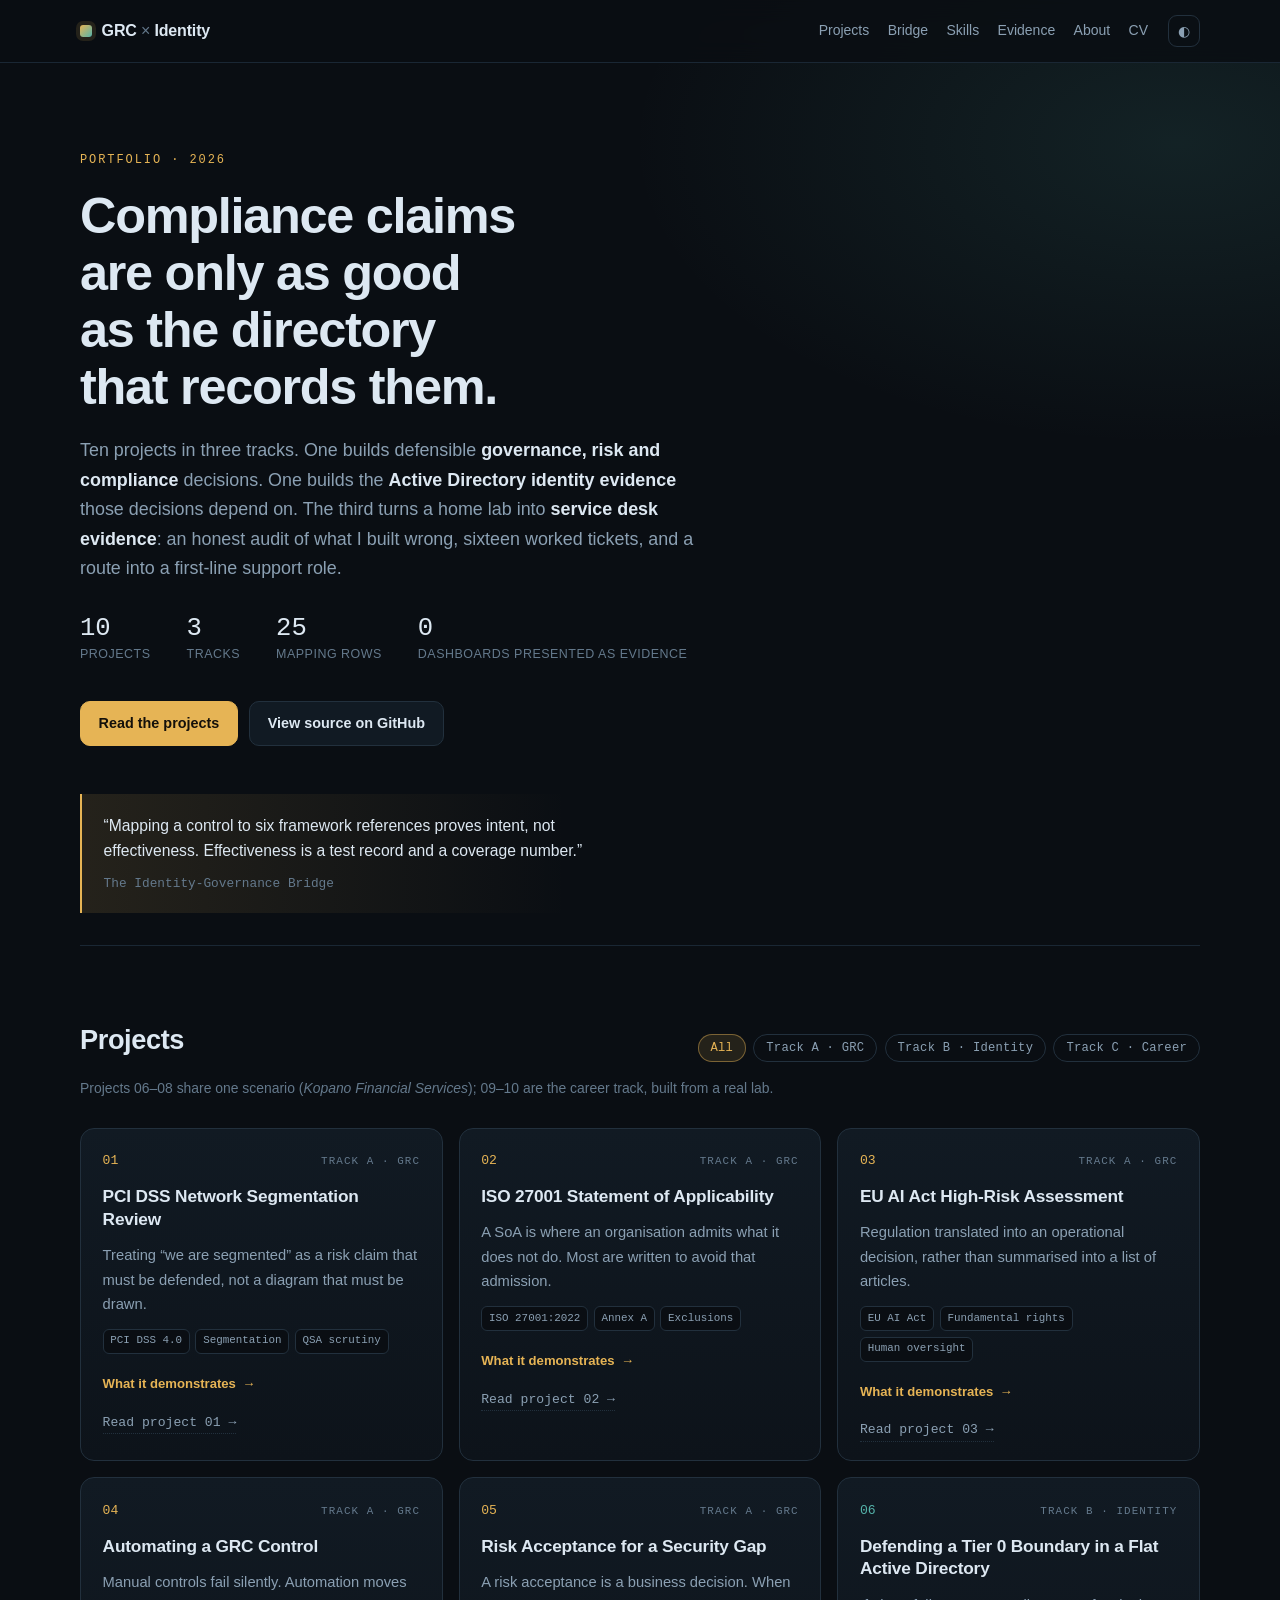
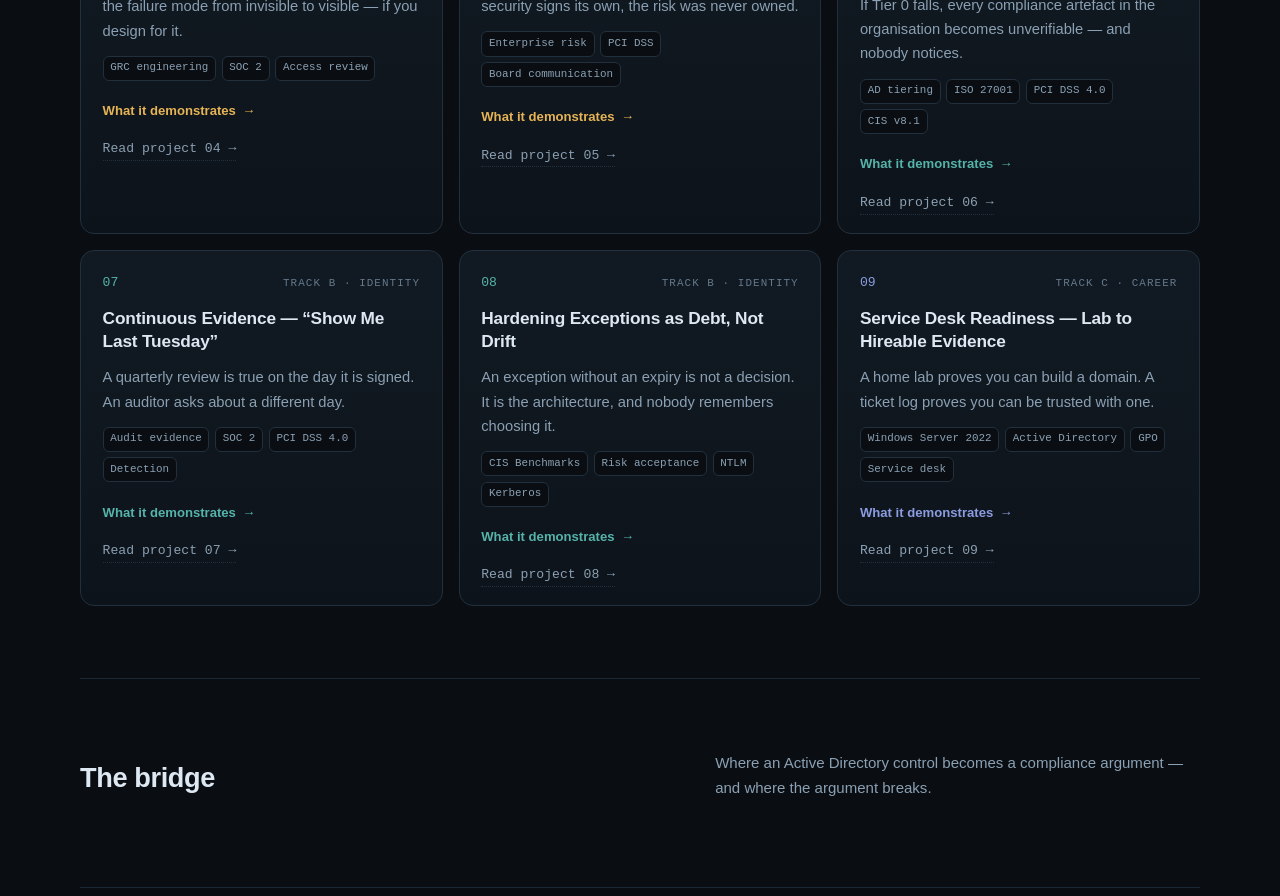
<file: index.html>
<!DOCTYPE html>
<html lang="en">
<head>
<meta charset="utf-8" />
<title>GRC × Identity Governance Portfolio</title>
<meta name="viewport" content="width=device-width, initial-scale=1" />
<meta http-equiv="refresh" content="0; url=./site/" />
<link rel="canonical" href="./site/" />
<style>
  html, body { height: 100%; margin: 0; }
  body {
    display: grid; place-items: center;
    background: #0a0e13; color: #dde8f2;
    font-family: -apple-system, BlinkMacSystemFont, "Segoe UI", Roboto, Helvetica, Arial, sans-serif;
    text-align: center;
  }
  p { max-width: 34ch; line-height: 1.6; }
  a { color: #e6b455; }
</style>
</head>
<body>
  <p>
    Opening the portfolio…<br />
    <a href="./site/">Continue to the portfolio site</a>
  </p>
</body>
</html>
</file>
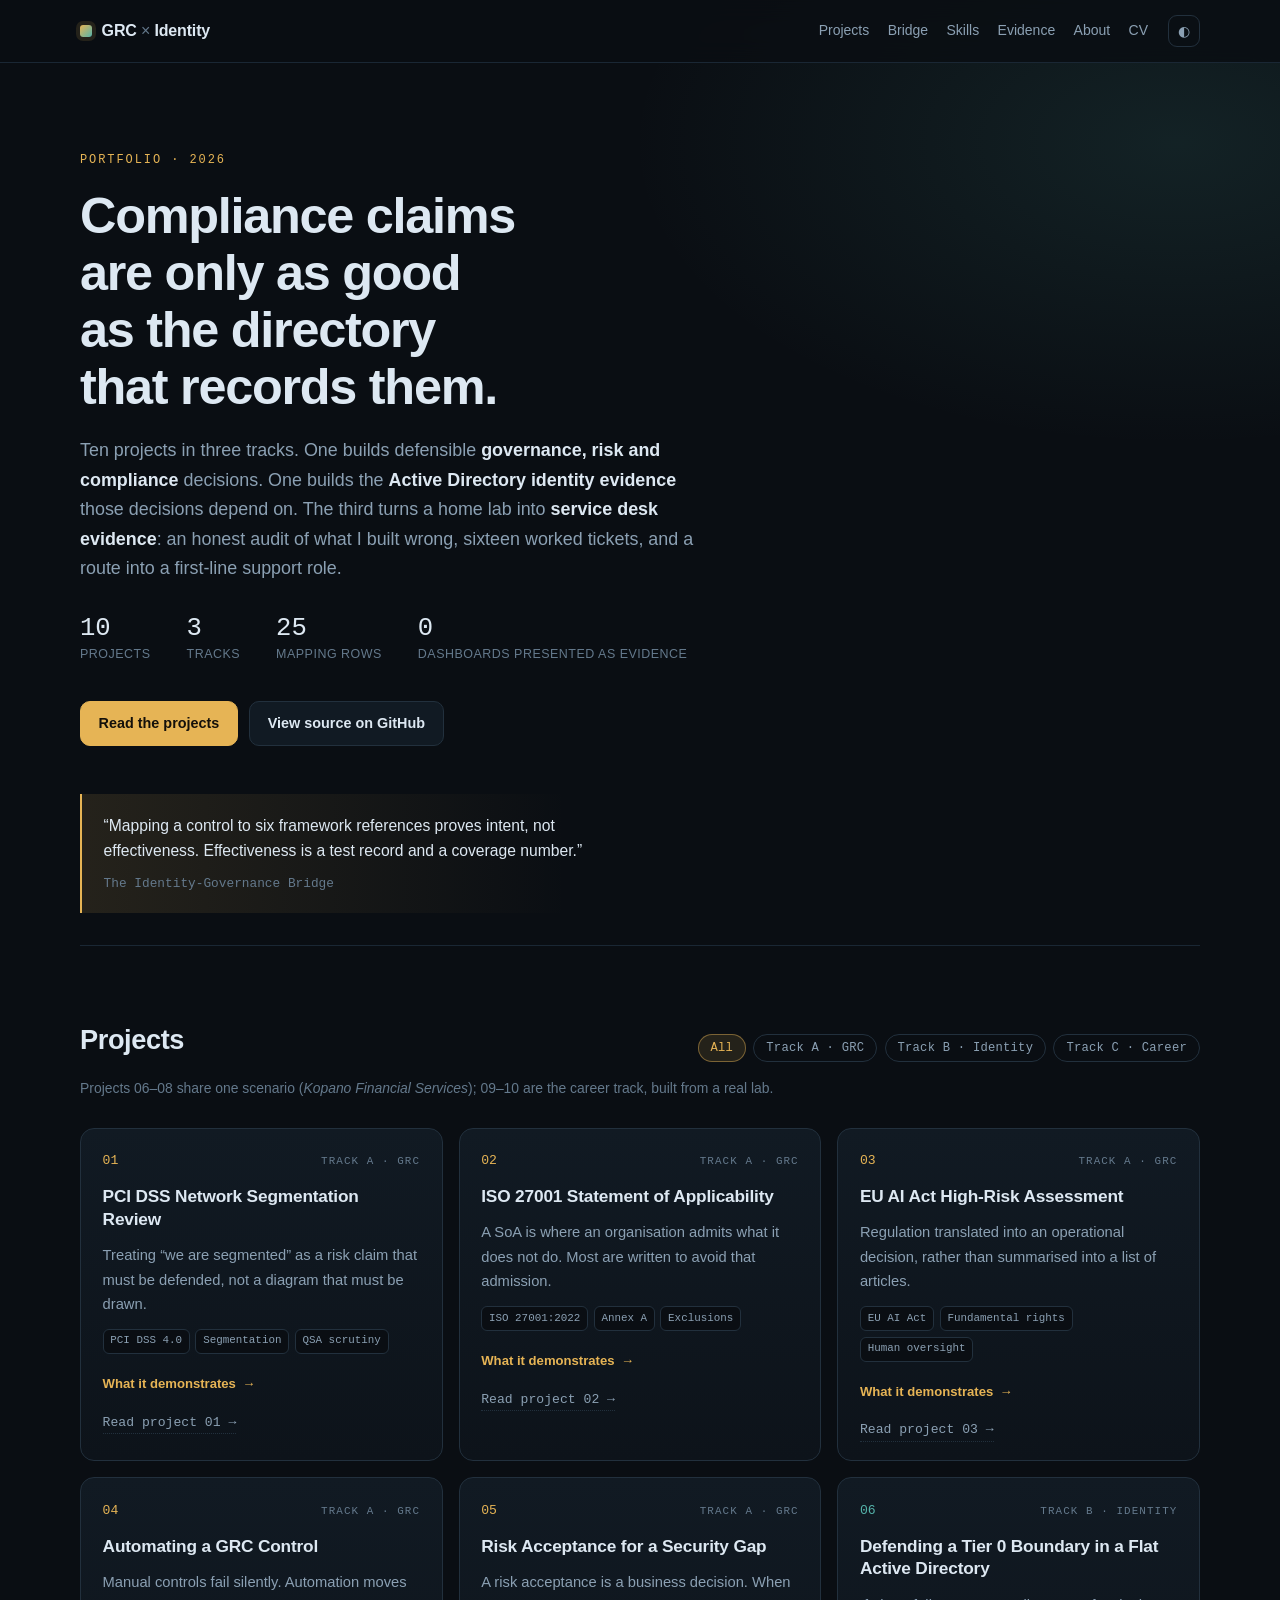
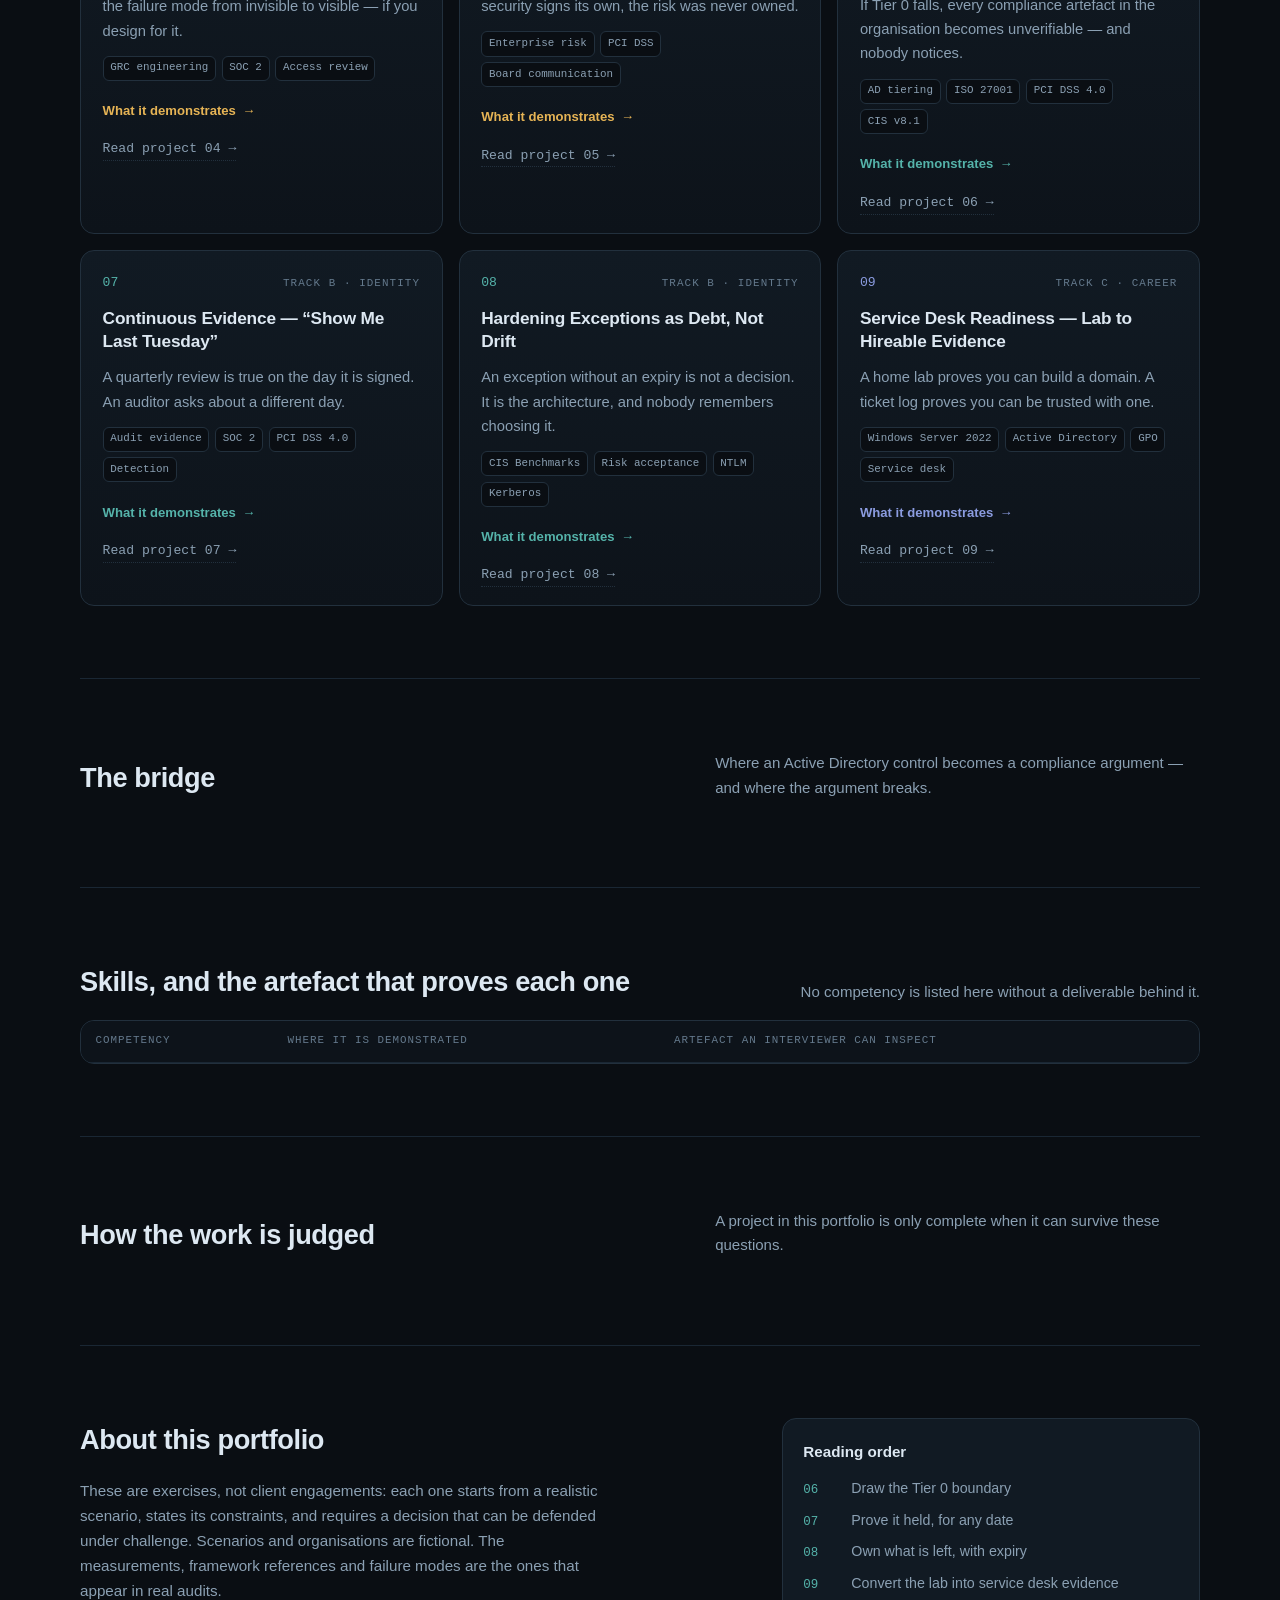
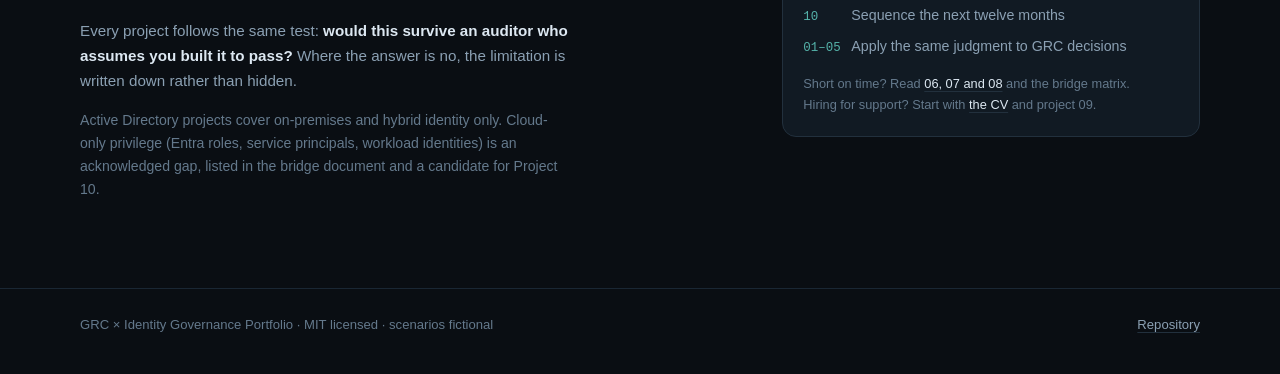
<file: site/index.html>
<!DOCTYPE html>
<html lang="en">
<head>
<meta charset="utf-8" />
<meta name="viewport" content="width=device-width, initial-scale=1" />
<title>GRC &amp; Identity Governance Portfolio</title>
<meta name="description" content="A working portfolio of governance, risk and compliance projects combined with Active Directory identity governance: boundary, evidence and honest debt." />
<link rel="stylesheet" href="styles.css" />
</head>
<body>
<a class="skip" href="#main">Skip to content</a>

<header class="topbar">
  <div class="wrap topbar-inner">
    <a class="brand" href="#top">
      <span class="brand-mark" aria-hidden="true"></span>
      <span class="brand-text">GRC <span class="dim">×</span> Identity</span>
    </a>
    <nav class="nav" aria-label="Sections">
      <a href="#projects">Projects</a>
      <a href="#bridge">Bridge</a>
      <a href="#skills">Skills</a>
      <a href="#evidence">Evidence</a>
      <a href="#about">About</a>
      <a href="./resume.html">CV</a>
    </nav>
    <button id="theme" class="theme" type="button" aria-label="Switch colour theme">◐</button>
  </div>
</header>

<main id="main">

  <section id="top" class="hero wrap">
    <p class="kicker">Portfolio · 2026</p>
    <h1>Compliance claims are only as good as the directory that records them.</h1>
    <p class="lede">
      Ten projects in three tracks. One builds defensible <strong>governance, risk and compliance</strong> decisions.
      One builds the <strong>Active Directory identity evidence</strong> those decisions depend on. The third turns a
      home lab into <strong>service desk evidence</strong>: an honest audit of what I built wrong, sixteen worked
      tickets, and a route into a first-line support role.
    </p>

    <div class="hero-meta">
      <div class="stat">
        <span class="stat-n">10</span>
        <span class="stat-l">projects</span>
      </div>
      <div class="stat">
        <span class="stat-n">3</span>
        <span class="stat-l">tracks</span>
      </div>
      <div class="stat">
        <span class="stat-n">25</span>
        <span class="stat-l">mapping rows</span>
      </div>
      <div class="stat">
        <span class="stat-n">0</span>
        <span class="stat-l">dashboards presented as evidence</span>
      </div>
    </div>

    <div class="hero-actions">
      <a class="btn btn-primary" href="#projects">Read the projects</a>
      <a class="btn" id="repo-link-top" href="https://github.com/vusi1688-boop/GRCProjects" rel="noopener">View source on GitHub</a>
    </div>

    <blockquote class="pull">
      “Mapping a control to six framework references proves intent, not effectiveness.
      Effectiveness is a test record and a coverage number.”
      <cite>The Identity-Governance Bridge</cite>
    </blockquote>
  </section>

  <section id="projects" class="wrap section">
    <div class="section-head">
      <h2>Projects</h2>
      <div class="filters" role="group" aria-label="Filter projects by track">
        <button class="chip is-active" type="button" data-track="all">All</button>
        <button class="chip" type="button" data-track="grc">Track A · GRC</button>
        <button class="chip" type="button" data-track="identity">Track B · Identity</button>
        <button class="chip" type="button" data-track="career">Track C · Career</button>
      </div>
    </div>
    <p class="section-note" id="filter-note">Projects 06–08 share one scenario (<em>Kopano Financial Services</em>); 09–10 are the career track, built from a real lab.</p>
    <div id="project-grid" class="grid"></div>
  </section>

  <section id="bridge" class="wrap section">
    <div class="section-head">
      <h2>The bridge</h2>
      <p class="section-sub">Where an Active Directory control becomes a compliance argument — and where the argument breaks.</p>
    </div>
    <div id="bridge-body" class="bridge"></div>
  </section>

  <section id="skills" class="wrap section">
    <div class="section-head">
      <h2>Skills, and the artefact that proves each one</h2>
      <p class="section-sub">No competency is listed here without a deliverable behind it.</p>
    </div>
    <div class="table-wrap">
      <table class="matrix">
        <thead>
          <tr><th>Competency</th><th>Where it is demonstrated</th><th>Artefact an interviewer can inspect</th></tr>
        </thead>
        <tbody id="skills-body"></tbody>
      </table>
    </div>
  </section>

  <section id="evidence" class="wrap section">
    <div class="section-head">
      <h2>How the work is judged</h2>
      <p class="section-sub">A project in this portfolio is only complete when it can survive these questions.</p>
    </div>
    <ol id="ladder" class="ladder"></ol>
  </section>

  <section id="about" class="wrap section">
    <div class="about">
      <div>
        <h2>About this portfolio</h2>
        <p>
          These are exercises, not client engagements: each one starts from a realistic scenario, states its
          constraints, and requires a decision that can be defended under challenge. Scenarios and organisations
          are fictional. The measurements, framework references and failure modes are the ones that appear in
          real audits.
        </p>
        <p>
          Every project follows the same test: <strong>would this survive an auditor who assumes you built it to pass?</strong>
          Where the answer is no, the limitation is written down rather than hidden.
        </p>
        <p class="muted">
          Active Directory projects cover on-premises and hybrid identity only. Cloud-only privilege
          (Entra roles, service principals, workload identities) is an acknowledged gap, listed in the bridge document
          and a candidate for Project 10.
        </p>
      </div>
      <div class="about-card">
        <h3>Reading order</h3>
        <ol class="reading">
          <li><span>06</span> Draw the Tier 0 boundary</li>
          <li><span>07</span> Prove it held, for any date</li>
          <li><span>08</span> Own what is left, with expiry</li>
          <li><span>09</span> Convert the lab into service desk evidence</li>
          <li><span>10</span> Sequence the next twelve months</li>
          <li><span>01–05</span> Apply the same judgment to GRC decisions</li>
        </ol>
        <p class="small">Short on time? Read <a href="#projects">06, 07 and 08</a> and the bridge matrix.<br />
        Hiring for support? Start with <a href="./resume.html">the CV</a> and project 09.</p>
      </div>
    </div>
  </section>

</main>

<footer class="footer">
  <div class="wrap footer-inner">
    <p>GRC × Identity Governance Portfolio · MIT licensed · scenarios fictional</p>
    <p><a id="repo-link-foot" href="https://github.com/vusi1688-boop/GRCProjects" rel="noopener">Repository</a></p>
  </div>
</footer>

<script src="portfolio.js"></script>
</body>
</html>
</file>
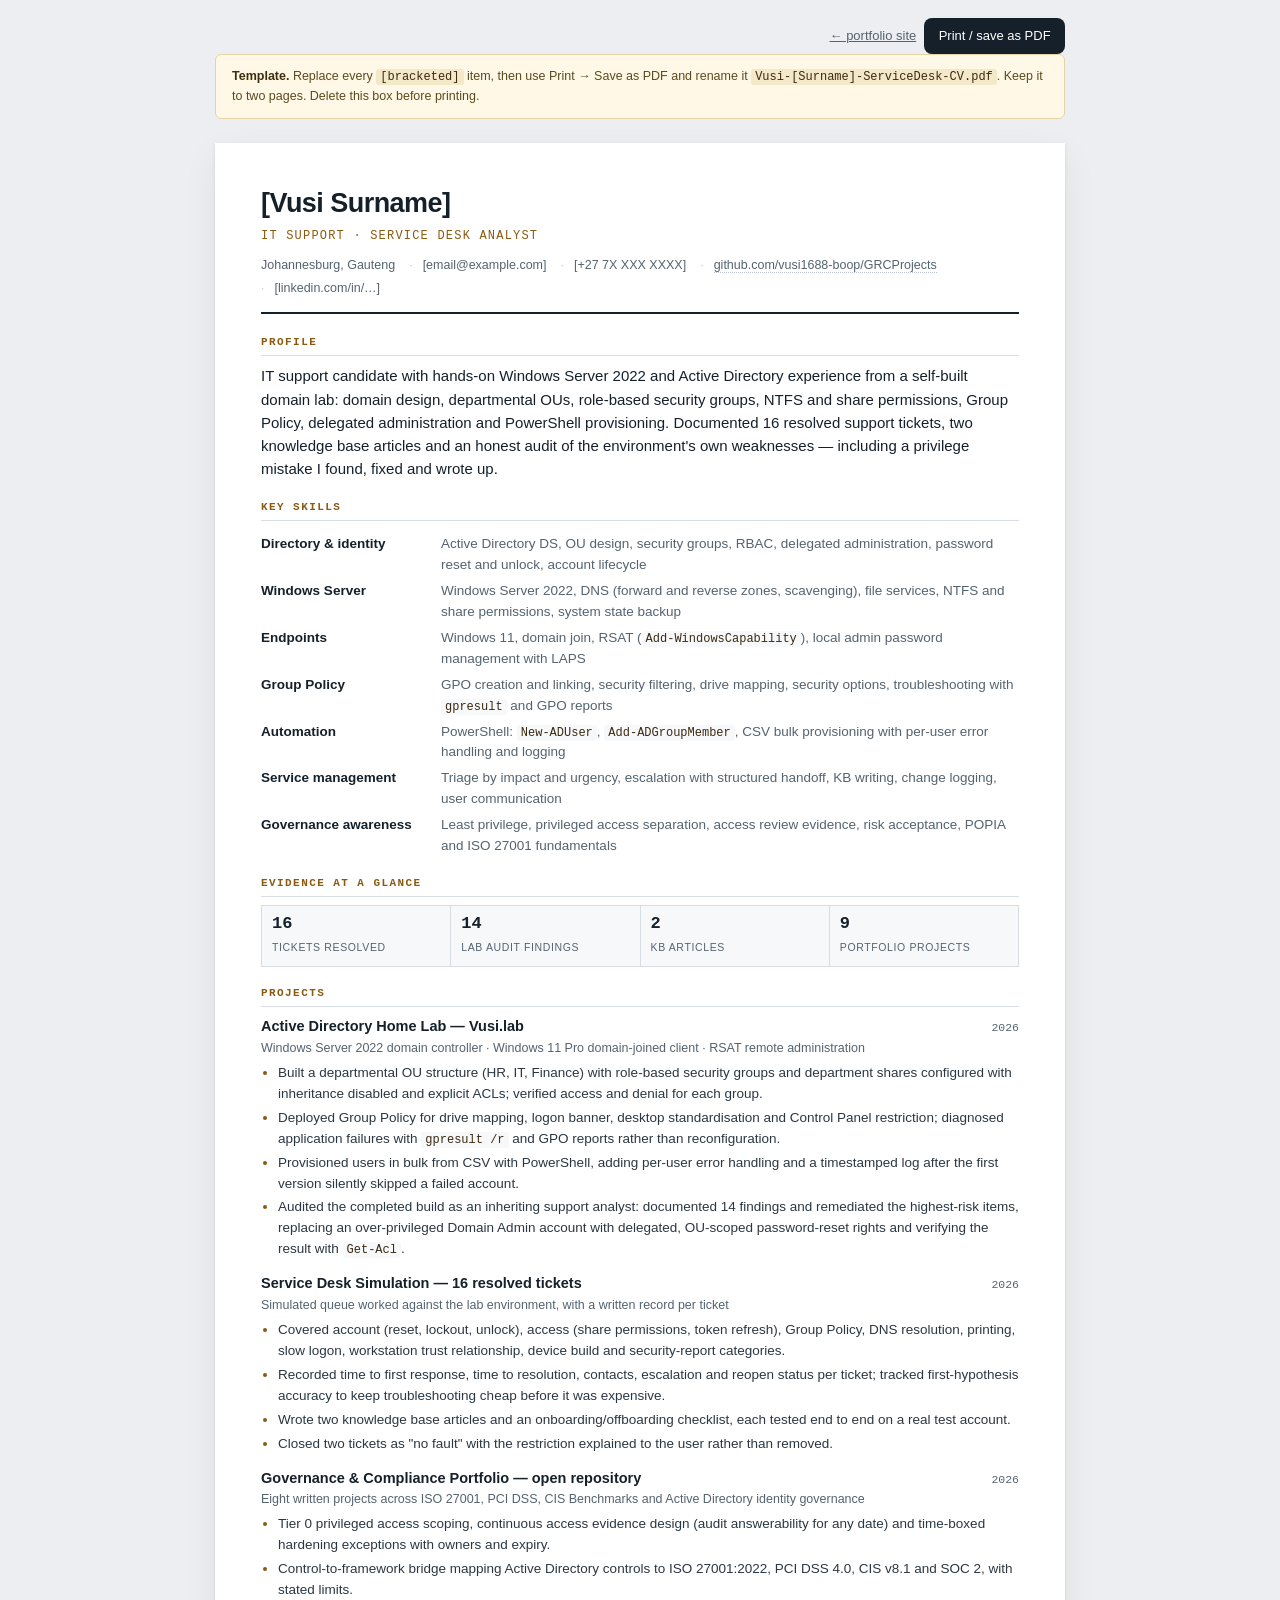
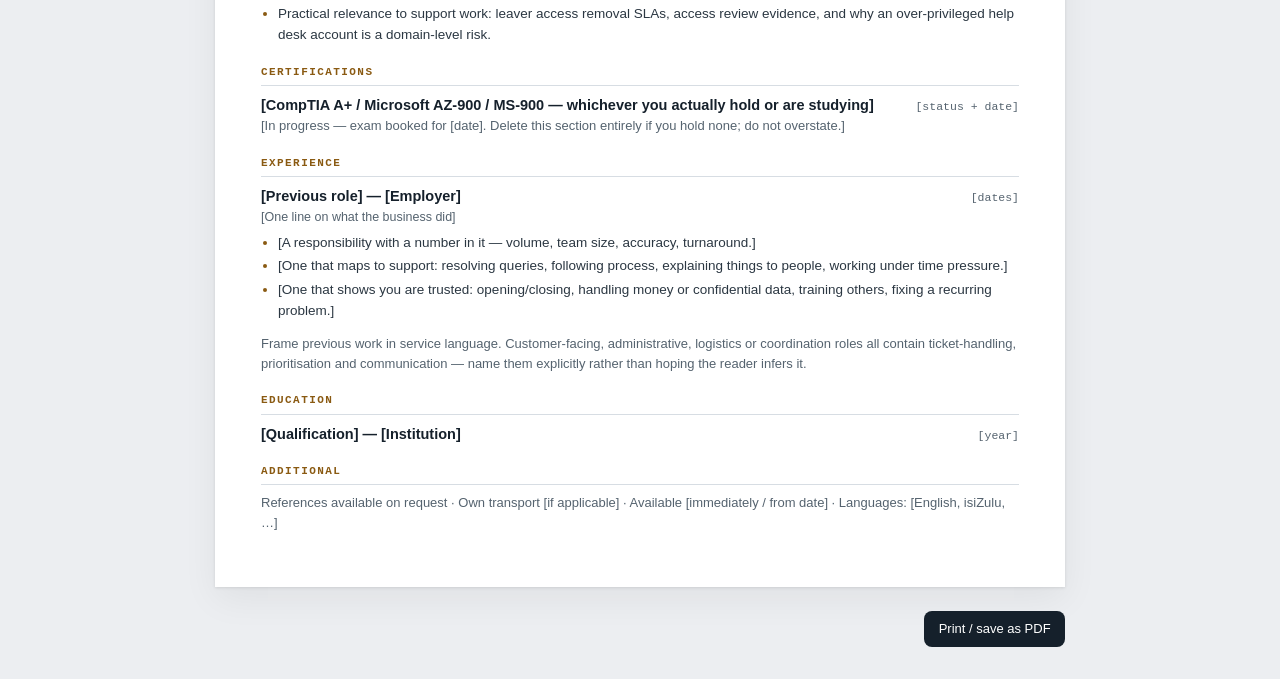
<file: site/resume.html>
<!DOCTYPE html>
<html lang="en">
<head>
<meta charset="utf-8" />
<meta name="viewport" content="width=device-width, initial-scale=1" />
<title>Vusi — IT Support / Service Desk Analyst</title>
<meta name="description" content="Service desk CV backed by a documented Active Directory lab, 16 resolved tickets and a compliance portfolio." />
<style>
  :root {
    --ink: #15202b;
    --muted: #55636f;
    --line: #d7dde3;
    --accent: #8a5a12;
    --bg: #ffffff;
    --panel: #f7f8fa;
    --mono: ui-monospace, "SF Mono", Menlo, Consolas, monospace;
    --sans: -apple-system, BlinkMacSystemFont, "Segoe UI", Roboto, Helvetica, Arial, sans-serif;
  }

  * { box-sizing: border-box; }

  body {
    margin: 0;
    background: #eceef1;
    color: var(--ink);
    font-family: var(--sans);
    font-size: 15px;
    line-height: 1.55;
    -webkit-font-smoothing: antialiased;
  }

  .sheet {
    background: var(--bg);
    max-width: 850px;
    margin: 24px auto;
    padding: 40px 46px 36px;
    box-shadow: 0 1px 3px rgba(0,0,0,.10), 0 12px 34px rgba(0,0,0,.06);
  }

  /* ---------- header ---------- */

  header { border-bottom: 2px solid var(--ink); padding-bottom: 14px; margin-bottom: 20px; }

  h1 { font-size: 27px; letter-spacing: -.02em; margin: 0 0 2px; font-weight: 700; }

  .role {
    font-family: var(--mono); font-size: 12px; letter-spacing: .1em;
    text-transform: uppercase; color: var(--accent); margin: 0 0 10px;
  }

  .contact { font-size: 12.5px; color: var(--muted); display: flex; flex-wrap: wrap; gap: 4px 14px; }
  .contact a { color: var(--muted); text-decoration: none; border-bottom: 1px dotted #b9c2cb; }
  .contact span::before { content: "·"; margin-right: 10px; color: #c3cad1; }
  .contact span:first-child::before { content: none; margin: 0; }

  /* ---------- sections ---------- */

  section { margin-bottom: 18px; }

  h2 {
    font-family: var(--mono); font-size: 11px; letter-spacing: .13em; text-transform: uppercase;
    color: var(--accent); margin: 0 0 8px; padding-bottom: 4px;
    border-bottom: 1px solid var(--line); font-weight: 600;
  }

  p { margin: 0 0 8px; }
  .lede { color: var(--ink); }
  .muted { color: var(--muted); }
  .small { font-size: 13px; }

  /* ---------- skills ---------- */

  .skills { display: grid; gap: 5px; font-size: 13.5px; }
  .skill-row { display: grid; grid-template-columns: 168px 1fr; gap: 12px; }
  .skill-row dt { font-weight: 600; color: var(--ink); }
  .skill-row dd { margin: 0; color: var(--muted); }

  /* ---------- entries ---------- */

  .entry { margin-bottom: 12px; }
  .entry:last-child { margin-bottom: 0; }
  .entry-head { display: flex; justify-content: space-between; gap: 12px; align-items: baseline; }
  .entry-title { font-weight: 650; font-size: 14.5px; }
  .entry-when { font-family: var(--mono); font-size: 11.5px; color: var(--muted); white-space: nowrap; }
  .entry-sub { font-size: 12.5px; color: var(--muted); margin: 1px 0 5px; }

  ul { margin: 5px 0 0; padding-left: 17px; }
  li { margin-bottom: 3px; font-size: 13.5px; color: #2b3742; }
  li::marker { color: var(--accent); }

  code {
    font-family: var(--mono); font-size: 12px;
    background: var(--panel); padding: 1px 4px; border-radius: 3px; color: #3c2a10;
  }

  /* ---------- evidence strip ---------- */

  .evidence {
    display: grid; grid-template-columns: repeat(4, 1fr); gap: 1px;
    background: var(--line); border: 1px solid var(--line); margin-top: 4px;
  }
  .ev { background: var(--panel); padding: 9px 10px; }
  .ev b { display: block; font-family: var(--mono); font-size: 17px; color: var(--ink); line-height: 1.1; }
  .ev span { font-size: 10.5px; color: var(--muted); text-transform: uppercase; letter-spacing: .06em; }

  /* ---------- footer / hints ---------- */

  .hint {
    max-width: 850px; margin: 0 auto 24px; padding: 12px 16px;
    background: #fff8e6; border: 1px solid #e6d3a3; border-radius: 6px;
    font-size: 12.5px; color: #5c4a1d;
  }
  .hint strong { color: #3d300f; }
  .hint code { background: #f3e8c8; }

  .noprint { }
  .printbar { max-width: 850px; margin: 18px auto 0; display: flex; justify-content: flex-end; gap: 8px; }
  .printbar button {
    font: inherit; font-size: 13px; padding: .5rem .9rem; border-radius: 8px; cursor: pointer;
    background: var(--ink); color: #fff; border: 0;
  }
  .printbar a { font-size: 13px; align-self: center; color: var(--muted); }

  /* ---------- print ---------- */

  @page { size: A4; margin: 14mm 15mm; }

  @media print {
    body { background: #fff; font-size: 11pt; }
    .sheet { box-shadow: none; margin: 0; padding: 0; max-width: none; }
    .noprint { display: none !important; }
    a { color: var(--ink); border: 0; text-decoration: none; }
    section { break-inside: avoid; }
    .entry { break-inside: avoid; }
    h2 { break-after: avoid; }
  }

  @media (max-width: 700px) {
    .sheet { padding: 26px 22px; margin: 0; }
    .skill-row { grid-template-columns: 1fr; gap: 1px; }
    .skill-row dd { margin-bottom: 5px; }
    .evidence { grid-template-columns: 1fr 1fr; }
    .entry-head { flex-direction: column; gap: 0; }
  }
</style>
</head>
<body>

<div class="printbar noprint">
  <a href="./index.html">← portfolio site</a>
  <button onclick="window.print()">Print / save as PDF</button>
</div>

<div class="hint noprint">
  <strong>Template.</strong> Replace every <code>[bracketed]</code> item, then use Print → Save as PDF and rename it
  <code>Vusi-[Surname]-ServiceDesk-CV.pdf</code>. Keep it to two pages. Delete this box before printing.
</div>

<main class="sheet">

  <header>
    <h1>[Vusi Surname]</h1>
    <p class="role">IT Support · Service Desk Analyst</p>
    <div class="contact">
      <span>Johannesburg, Gauteng</span>
      <span>[email@example.com]</span>
      <span>[+27 7X XXX XXXX]</span>
      <span><a href="https://github.com/vusi1688-boop/GRCProjects">github.com/vusi1688-boop/GRCProjects</a></span>
      <span>[linkedin.com/in/…]</span>
    </div>
  </header>

  <section>
    <h2>Profile</h2>
    <p class="lede">
      IT support candidate with hands-on Windows Server 2022 and Active Directory experience from a self-built
      domain lab: domain design, departmental OUs, role-based security groups, NTFS and share permissions,
      Group Policy, delegated administration and PowerShell provisioning. Documented 16 resolved support tickets,
      two knowledge base articles and an honest audit of the environment's own weaknesses — including a privilege
      mistake I found, fixed and wrote up.
    </p>
  </section>

  <section>
    <h2>Key skills</h2>
    <dl class="skills">
      <div class="skill-row"><dt>Directory &amp; identity</dt><dd>Active Directory DS, OU design, security groups, RBAC, delegated administration, password reset and unlock, account lifecycle</dd></div>
      <div class="skill-row"><dt>Windows Server</dt><dd>Windows Server 2022, DNS (forward and reverse zones, scavenging), file services, NTFS and share permissions, system state backup</dd></div>
      <div class="skill-row"><dt>Endpoints</dt><dd>Windows 11, domain join, RSAT (<code>Add-WindowsCapability</code>), local admin password management with LAPS</dd></div>
      <div class="skill-row"><dt>Group Policy</dt><dd>GPO creation and linking, security filtering, drive mapping, security options, troubleshooting with <code>gpresult</code> and GPO reports</dd></div>
      <div class="skill-row"><dt>Automation</dt><dd>PowerShell: <code>New-ADUser</code>, <code>Add-ADGroupMember</code>, CSV bulk provisioning with per-user error handling and logging</dd></div>
      <div class="skill-row"><dt>Service management</dt><dd>Triage by impact and urgency, escalation with structured handoff, KB writing, change logging, user communication</dd></div>
      <div class="skill-row"><dt>Governance awareness</dt><dd>Least privilege, privileged access separation, access review evidence, risk acceptance, POPIA and ISO 27001 fundamentals</dd></div>
    </dl>
  </section>

  <section>
    <h2>Evidence at a glance</h2>
    <div class="evidence">
      <div class="ev"><b>16</b><span>tickets resolved</span></div>
      <div class="ev"><b>14</b><span>lab audit findings</span></div>
      <div class="ev"><b>2</b><span>KB articles</span></div>
      <div class="ev"><b>9</b><span>portfolio projects</span></div>
    </div>
  </section>

  <section>
    <h2>Projects</h2>

    <div class="entry">
      <div class="entry-head">
        <span class="entry-title">Active Directory Home Lab — Vusi.lab</span>
        <span class="entry-when">2026</span>
      </div>
      <p class="entry-sub">Windows Server 2022 domain controller · Windows 11 Pro domain-joined client · RSAT remote administration</p>
      <ul>
        <li>Built a departmental OU structure (HR, IT, Finance) with role-based security groups and department shares configured with inheritance disabled and explicit ACLs; verified access and denial for each group.</li>
        <li>Deployed Group Policy for drive mapping, logon banner, desktop standardisation and Control Panel restriction; diagnosed application failures with <code>gpresult /r</code> and GPO reports rather than reconfiguration.</li>
        <li>Provisioned users in bulk from CSV with PowerShell, adding per-user error handling and a timestamped log after the first version silently skipped a failed account.</li>
        <li>Audited the completed build as an inheriting support analyst: documented 14 findings and remediated the highest-risk items, replacing an over-privileged Domain Admin account with delegated, OU-scoped password-reset rights and verifying the result with <code>Get-Acl</code>.</li>
      </ul>
    </div>

    <div class="entry">
      <div class="entry-head">
        <span class="entry-title">Service Desk Simulation — 16 resolved tickets</span>
        <span class="entry-when">2026</span>
      </div>
      <p class="entry-sub">Simulated queue worked against the lab environment, with a written record per ticket</p>
      <ul>
        <li>Covered account (reset, lockout, unlock), access (share permissions, token refresh), Group Policy, DNS resolution, printing, slow logon, workstation trust relationship, device build and security-report categories.</li>
        <li>Recorded time to first response, time to resolution, contacts, escalation and reopen status per ticket; tracked first-hypothesis accuracy to keep troubleshooting cheap before it was expensive.</li>
        <li>Wrote two knowledge base articles and an onboarding/offboarding checklist, each tested end to end on a real test account.</li>
        <li>Closed two tickets as "no fault" with the restriction explained to the user rather than removed.</li>
      </ul>
    </div>

    <div class="entry">
      <div class="entry-head">
        <span class="entry-title">Governance &amp; Compliance Portfolio — open repository</span>
        <span class="entry-when">2026</span>
      </div>
      <p class="entry-sub">Eight written projects across ISO 27001, PCI DSS, CIS Benchmarks and Active Directory identity governance</p>
      <ul>
        <li>Tier 0 privileged access scoping, continuous access evidence design (audit answerability for any date) and time-boxed hardening exceptions with owners and expiry.</li>
        <li>Control-to-framework bridge mapping Active Directory controls to ISO 27001:2022, PCI DSS 4.0, CIS v8.1 and SOC 2, with stated limits.</li>
        <li>Practical relevance to support work: leaver access removal SLAs, access review evidence, and why an over-privileged help desk account is a domain-level risk.</li>
      </ul>
    </div>
  </section>

  <section>
    <h2>Certifications</h2>
    <div class="entry">
      <div class="entry-head">
        <span class="entry-title">[CompTIA A+ / Microsoft AZ-900 / MS-900 — whichever you actually hold or are studying]</span>
        <span class="entry-when">[status + date]</span>
      </div>
      <p class="small muted">[In progress — exam booked for [date]. Delete this section entirely if you hold none; do not overstate.]</p>
    </div>
  </section>

  <section>
    <h2>Experience</h2>
    <div class="entry">
      <div class="entry-head">
        <span class="entry-title">[Previous role] — [Employer]</span>
        <span class="entry-when">[dates]</span>
      </div>
      <p class="entry-sub">[One line on what the business did]</p>
      <ul>
        <li>[A responsibility with a number in it — volume, team size, accuracy, turnaround.]</li>
        <li>[One that maps to support: resolving queries, following process, explaining things to people, working under time pressure.]</li>
        <li>[One that shows you are trusted: opening/closing, handling money or confidential data, training others, fixing a recurring problem.]</li>
      </ul>
    </div>
    <p class="small muted">
      Frame previous work in service language. Customer-facing, administrative, logistics or coordination roles all
      contain ticket-handling, prioritisation and communication — name them explicitly rather than hoping the reader infers it.
    </p>
  </section>

  <section>
    <h2>Education</h2>
    <div class="entry">
      <div class="entry-head">
        <span class="entry-title">[Qualification] — [Institution]</span>
        <span class="entry-when">[year]</span>
      </div>
    </div>
  </section>

  <section>
    <h2>Additional</h2>
    <p class="small muted">
      References available on request · Own transport [if applicable] · Available [immediately / from date] ·
      Languages: [English, isiZulu, …]
    </p>
  </section>

</main>

<div class="printbar noprint" style="margin-top:0;margin-bottom:32px">
  <button onclick="window.print()">Print / save as PDF</button>
</div>

</body>
</html>
</file>
<file: site/styles.css>
/* GRC × Identity Governance portfolio
   Plain CSS, no build step, no framework. */

:root {
  --bg: #0a0e13;
  --bg-2: #0d131a;
  --panel: #111a23;
  --panel-2: #16212c;
  --line: #22303d;
  --line-soft: #1a2734;
  --text: #dde8f2;
  --muted: #8ba0b3;
  --dim: #64798c;
  --accent: #e6b455;
  --accent-soft: rgba(230, 180, 85, 0.12);
  --blue: #8b9ce0;
  --blue-soft: rgba(139, 156, 224, 0.12);
  --teal: #55b3aa;
  --teal-soft: rgba(85, 179, 170, 0.12);
  --danger: #d9857a;
  --radius: 14px;
  --mono: ui-monospace, "SF Mono", "JetBrains Mono", "Cascadia Code", Menlo, Consolas, monospace;
  --sans: "Inter", -apple-system, BlinkMacSystemFont, "Segoe UI", Roboto, Helvetica, Arial, sans-serif;
  --maxw: 1120px;
}

html[data-theme="light"] {
  --bg: #f7f5f0;
  --bg-2: #f2efe8;
  --panel: #ffffff;
  --panel-2: #faf8f3;
  --line: #ddd6c9;
  --line-soft: #e8e2d6;
  --text: #1d2530;
  --muted: #5b6874;
  --dim: #7d8894;
  --accent: #9a6b14;
  --accent-soft: rgba(154, 107, 20, 0.10);
  --blue: #45559f;
  --blue-soft: rgba(69, 85, 159, 0.10);
  --teal: #1f7a72;
  --teal-soft: rgba(31, 122, 114, 0.10);
  --danger: #a4483c;
}

* { box-sizing: border-box; }

[hidden] { display: none !important; }

html { scroll-behavior: smooth; }

body {
  margin: 0;
  background: var(--bg);
  color: var(--text);
  font-family: var(--sans);
  font-size: 16px;
  line-height: 1.65;
  -webkit-font-smoothing: antialiased;
  background-image:
    radial-gradient(900px 420px at 12% -8%, var(--accent-soft), transparent 70%),
    radial-gradient(760px 420px at 92% 4%, var(--teal-soft), transparent 72%);
  background-repeat: no-repeat;
}

.wrap { width: min(100% - 2.5rem, var(--maxw)); margin-inline: auto; }

a { color: var(--text); text-decoration-color: var(--line); text-underline-offset: 3px; }
a:hover { text-decoration-color: var(--accent); }

.skip {
  position: absolute; left: -9999px; top: 0; z-index: 99;
  background: var(--panel); padding: .75rem 1rem; border: 1px solid var(--line);
}
.skip:focus { left: 1rem; top: 1rem; }

/* ---------- top bar ---------- */

.topbar {
  position: sticky; top: 0; z-index: 50;
  background: color-mix(in srgb, var(--bg) 82%, transparent);
  backdrop-filter: blur(12px);
  border-bottom: 1px solid var(--line-soft);
}

.topbar-inner {
  display: flex; align-items: center; gap: 1.25rem;
  height: 62px;
}

.brand { display: inline-flex; align-items: center; gap: .6rem; text-decoration: none; font-weight: 650; letter-spacing: -.01em; }
.brand-mark {
  width: 12px; height: 12px; border-radius: 3px;
  background: linear-gradient(135deg, var(--accent), var(--teal));
  box-shadow: 0 0 0 4px var(--accent-soft);
}
.brand-text .dim { color: var(--dim); font-weight: 400; }

.nav { display: flex; gap: 1.15rem; margin-left: auto; font-size: .875rem; }
.nav a { color: var(--muted); text-decoration: none; }
.nav a:hover { color: var(--text); }

.theme {
  background: transparent; color: var(--muted); border: 1px solid var(--line);
  width: 32px; height: 32px; border-radius: 9px; cursor: pointer; font-size: 14px;
}
.theme:hover { color: var(--text); border-color: var(--accent); }

/* ---------- hero ---------- */

.hero { padding: clamp(3rem, 7vw, 5.5rem) 0 2rem; }

.kicker {
  font-family: var(--mono); font-size: .75rem; letter-spacing: .16em;
  text-transform: uppercase; color: var(--accent); margin: 0 0 1.1rem;
}

h1 {
  font-size: clamp(1.9rem, 4.4vw, 3.15rem);
  line-height: 1.13; letter-spacing: -.025em; font-weight: 680;
  margin: 0 0 1.25rem; max-width: 22ch; text-wrap: balance;
}

.lede { font-size: clamp(1rem, 1.4vw, 1.12rem); color: var(--muted); max-width: 62ch; margin: 0 0 2rem; }
.lede strong { color: var(--text); font-weight: 600; }

.hero-meta { display: flex; flex-wrap: wrap; gap: 2.25rem; margin: 2rem 0 2.25rem; }
.stat { display: flex; flex-direction: column; gap: .15rem; }
.stat-n { font-family: var(--mono); font-size: 1.6rem; color: var(--text); line-height: 1; }
.stat-l { font-size: .78rem; color: var(--dim); letter-spacing: .04em; text-transform: uppercase; }

.hero-actions { display: flex; flex-wrap: wrap; gap: .7rem; }

.btn {
  display: inline-block; padding: .62rem 1.1rem; border-radius: 10px;
  border: 1px solid var(--line); color: var(--text); text-decoration: none;
  font-size: .9rem; font-weight: 550; background: var(--panel);
  transition: border-color .15s, background .15s, transform .15s;
}
.btn:hover { border-color: var(--accent); transform: translateY(-1px); }
.btn-primary { background: var(--accent); color: #14100a; border-color: var(--accent); font-weight: 620; }
.btn-primary:hover { background: color-mix(in srgb, var(--accent) 88%, white); }

.pull {
  margin: 3rem 0 0; padding: 1.15rem 1.35rem; max-width: 66ch;
  border-left: 2px solid var(--accent);
  background: linear-gradient(90deg, var(--accent-soft), transparent 85%);
  color: var(--text); font-size: .98rem;
}
.pull cite { display: block; margin-top: .55rem; font-style: normal; font-size: .8rem; color: var(--dim); font-family: var(--mono); }

/* ---------- sections ---------- */

.section { padding: clamp(2.75rem, 6vw, 4.5rem) 0; border-top: 1px solid var(--line-soft); }

.section-head { display: flex; flex-wrap: wrap; align-items: flex-end; gap: 1rem; justify-content: space-between; margin-bottom: .9rem; }
.section-head h2 { font-size: clamp(1.35rem, 2.4vw, 1.7rem); letter-spacing: -.015em; margin: 0; font-weight: 640; }
.section-sub { color: var(--muted); margin: 0; max-width: 58ch; font-size: .94rem; }
.section-note { color: var(--dim); font-size: .87rem; margin: 0 0 1.75rem; }

.filters { display: flex; gap: .45rem; flex-wrap: wrap; }
.chip {
  font-family: var(--mono); font-size: .76rem; letter-spacing: .02em;
  padding: .38rem .75rem; border-radius: 999px; cursor: pointer;
  background: transparent; color: var(--muted); border: 1px solid var(--line);
}
.chip:hover { color: var(--text); }
.chip.is-active { background: var(--accent-soft); color: var(--accent); border-color: color-mix(in srgb, var(--accent) 45%, transparent); }

/* ---------- project cards ---------- */

.grid { display: grid; grid-template-columns: repeat(auto-fill, minmax(320px, 1fr)); gap: 1rem; }

.card {
  background: linear-gradient(180deg, var(--panel), var(--bg-2));
  border: 1px solid var(--line); border-radius: var(--radius);
  padding: 1.35rem 1.35rem 1.15rem;
  display: flex; flex-direction: column; gap: .8rem;
  transition: border-color .18s, transform .18s;
  position: relative; overflow: hidden;
}
.card::before {
  content: ""; position: absolute; inset: 0 auto 0 0; width: 2px;
  background: var(--accent); opacity: 0; transition: opacity .18s;
}
.card.track-identity::before { background: var(--teal); }
.card.track-career::before { background: var(--blue); }
.card:hover { border-color: color-mix(in srgb, var(--accent) 38%, var(--line)); }
.card.track-identity:hover { border-color: color-mix(in srgb, var(--teal) 42%, var(--line)); }
.card.track-career:hover { border-color: color-mix(in srgb, var(--blue) 42%, var(--line)); }
.card:hover::before, .card.is-open::before { opacity: 1; }

.card-top { display: flex; align-items: baseline; gap: .7rem; }
.card-num { font-family: var(--mono); font-size: .82rem; color: var(--accent); }
.card.track-identity .card-num { color: var(--teal); }
.card.track-career .card-num { color: var(--blue); }
.card-track { font-family: var(--mono); font-size: .68rem; letter-spacing: .1em; text-transform: uppercase; color: var(--dim); margin-left: auto; }

.card h3 { font-size: 1.08rem; line-height: 1.32; margin: 0; letter-spacing: -.01em; font-weight: 620; }

.card-why { color: var(--muted); font-size: .92rem; margin: 0; }

.tags { display: flex; flex-wrap: wrap; gap: .35rem; }
.tag {
  font-family: var(--mono); font-size: .68rem; color: var(--muted);
  border: 1px solid var(--line); border-radius: 6px; padding: .16rem .42rem;
  background: var(--bg);
}

.card-toggle {
  margin-top: .15rem; align-self: flex-start;
  background: none; border: 0; padding: .25rem 0; cursor: pointer;
  color: var(--accent); font: inherit; font-size: .82rem; font-weight: 550;
  display: inline-flex; align-items: center; gap: .4rem;
}
.card.track-identity .card-toggle { color: var(--teal); }
.card.track-career .card-toggle { color: var(--blue); }
.card-toggle::after { content: "→"; transition: transform .18s; }
.card-toggle[aria-expanded="true"]::after { transform: rotate(90deg); }

.card-body { display: grid; gap: .9rem; border-top: 1px solid var(--line-soft); padding-top: .9rem; }
.card-body[hidden] { display: none; }

.field h4 {
  margin: 0 0 .3rem; font-family: var(--mono); font-size: .68rem;
  letter-spacing: .1em; text-transform: uppercase; color: var(--dim); font-weight: 500;
}
.field p, .field li { font-size: .89rem; color: var(--muted); margin: 0; }
.field ul { margin: 0; padding-left: 1.05rem; display: grid; gap: .2rem; }
.field li::marker { color: var(--accent); }
.card.track-identity .field li::marker { color: var(--teal); }
.card.track-career .field li::marker { color: var(--blue); }

.card-link { font-size: .82rem; font-family: var(--mono); color: var(--muted); text-decoration: none; border-bottom: 1px dotted var(--line); align-self: flex-start; }
.card-link:hover { color: var(--text); border-bottom-color: var(--accent); }

/* ---------- bridge ---------- */

.bridge { display: grid; gap: 1rem; }
.bridge-block {
  background: var(--panel); border: 1px solid var(--line); border-radius: var(--radius);
  padding: 1.35rem;
}
.bridge-block h3 { margin: 0 0 .6rem; font-size: 1rem; letter-spacing: -.01em; }
.bridge-block p { color: var(--muted); font-size: .92rem; margin: 0 0 .7rem; }
.bridge-block p:last-child { margin-bottom: 0; }

.chain { display: grid; gap: .5rem; margin: .25rem 0 0; }
.chain-row {
  display: grid; grid-template-columns: 2.6rem 1fr; gap: .8rem; align-items: baseline;
  font-size: .9rem; color: var(--muted);
}
.chain-row span:first-child { font-family: var(--mono); color: var(--teal); font-size: .82rem; }

.myths { display: grid; gap: .7rem; margin-top: .4rem; }
.myth { border-left: 2px solid var(--danger); padding-left: .8rem; }
.myth strong { display: block; font-size: .9rem; color: var(--text); font-weight: 600; margin-bottom: .15rem; }
.myth span { font-size: .87rem; color: var(--muted); }

/* ---------- skills table ---------- */

.table-wrap { overflow-x: auto; border: 1px solid var(--line); border-radius: var(--radius); background: var(--panel); }
.matrix { width: 100%; border-collapse: collapse; font-size: .89rem; min-width: 640px; }
.matrix th, .matrix td { text-align: left; padding: .72rem .9rem; border-bottom: 1px solid var(--line-soft); vertical-align: top; }
.matrix thead th {
  font-family: var(--mono); font-size: .68rem; letter-spacing: .09em; text-transform: uppercase;
  color: var(--dim); font-weight: 500; background: var(--bg-2);
}
.matrix tbody tr:last-child td { border-bottom: 0; }
.matrix tbody tr:hover { background: var(--panel-2); }
.matrix td:first-child { color: var(--text); font-weight: 550; width: 26%; }
.matrix td:nth-child(2) { color: var(--muted); width: 34%; }
.matrix td:nth-child(3) { color: var(--muted); font-family: var(--mono); font-size: .78rem; }
.matrix .pnum { color: var(--teal); }

/* ---------- ladder ---------- */

.ladder { list-style: none; counter-reset: step; margin: 0; padding: 0; display: grid; gap: .55rem; }
.ladder li {
  counter-increment: step;
  display: grid; grid-template-columns: 2.7rem 1fr; gap: 1rem; align-items: start;
  background: var(--panel); border: 1px solid var(--line); border-radius: 12px;
  padding: .9rem 1.1rem;
}
.ladder li::before {
  content: counter(step, decimal-leading-zero);
  font-family: var(--mono); font-size: .8rem; color: var(--accent);
  border-right: 1px solid var(--line); padding-right: .8rem;
}
.ladder-q { color: var(--text); font-size: .95rem; display: block; }
.ladder small { color: var(--dim); font-size: .84rem; }

/* ---------- about ---------- */

.about { display: grid; grid-template-columns: 1.6fr 1fr; gap: 2rem; align-items: start; }
.about h2 { margin: 0 0 .8rem; font-size: clamp(1.35rem, 2.4vw, 1.7rem); letter-spacing: -.015em; }
.about p { color: var(--muted); font-size: .95rem; max-width: 62ch; }
.about p strong { color: var(--text); font-weight: 600; }
.muted { color: var(--dim) !important; font-size: .88rem !important; }

.about-card { background: var(--panel); border: 1px solid var(--line); border-radius: var(--radius); padding: 1.3rem; }
.about-card h3 { margin: 0 0 .8rem; font-size: .95rem; font-weight: 600; }
.reading { list-style: none; margin: 0 0 .9rem; padding: 0; display: grid; gap: .5rem; font-size: .89rem; color: var(--muted); }
.reading li { display: grid; grid-template-columns: 2.4rem 1fr; gap: .6rem; align-items: baseline; }
.reading span { font-family: var(--mono); font-size: .78rem; color: var(--teal); }
.small { font-size: .8rem !important; color: var(--dim) !important; margin: 0; }

/* ---------- footer ---------- */

.footer { border-top: 1px solid var(--line-soft); padding: 1.6rem 0 2.4rem; }
.footer-inner { display: flex; flex-wrap: wrap; gap: .5rem 1.5rem; justify-content: space-between; }
.footer p { margin: 0; color: var(--dim); font-size: .82rem; }
.footer a { color: var(--muted); }

/* ---------- responsive ---------- */

@media (max-width: 860px) {
  .nav { display: none; }
  .about { grid-template-columns: 1fr; }
  .hero-meta { gap: 1.5rem; }
}

@media (max-width: 520px) {
  .wrap { width: calc(100% - 2rem); }
  .grid { grid-template-columns: 1fr; }
  .hero-meta { display: grid; grid-template-columns: 1fr 1fr; gap: 1.1rem; }
  .stat-n { font-size: 1.35rem; }
  .pull { padding: 1rem; }
}

@media print {
  body { background: #fff; color: #000; }
  .topbar, .theme, .filters, .card-toggle, .hero-actions, .footer { display: none; }
  .card, .bridge-block, .ladder li, .table-wrap { border-color: #ccc; background: #fff; break-inside: avoid; }
  .card-body[hidden] { display: grid !important; }
  a { color: #000; }
}

@media (prefers-reduced-motion: reduce) {
  html { scroll-behavior: auto; }
  * { transition: none !important; }
}
</file>
